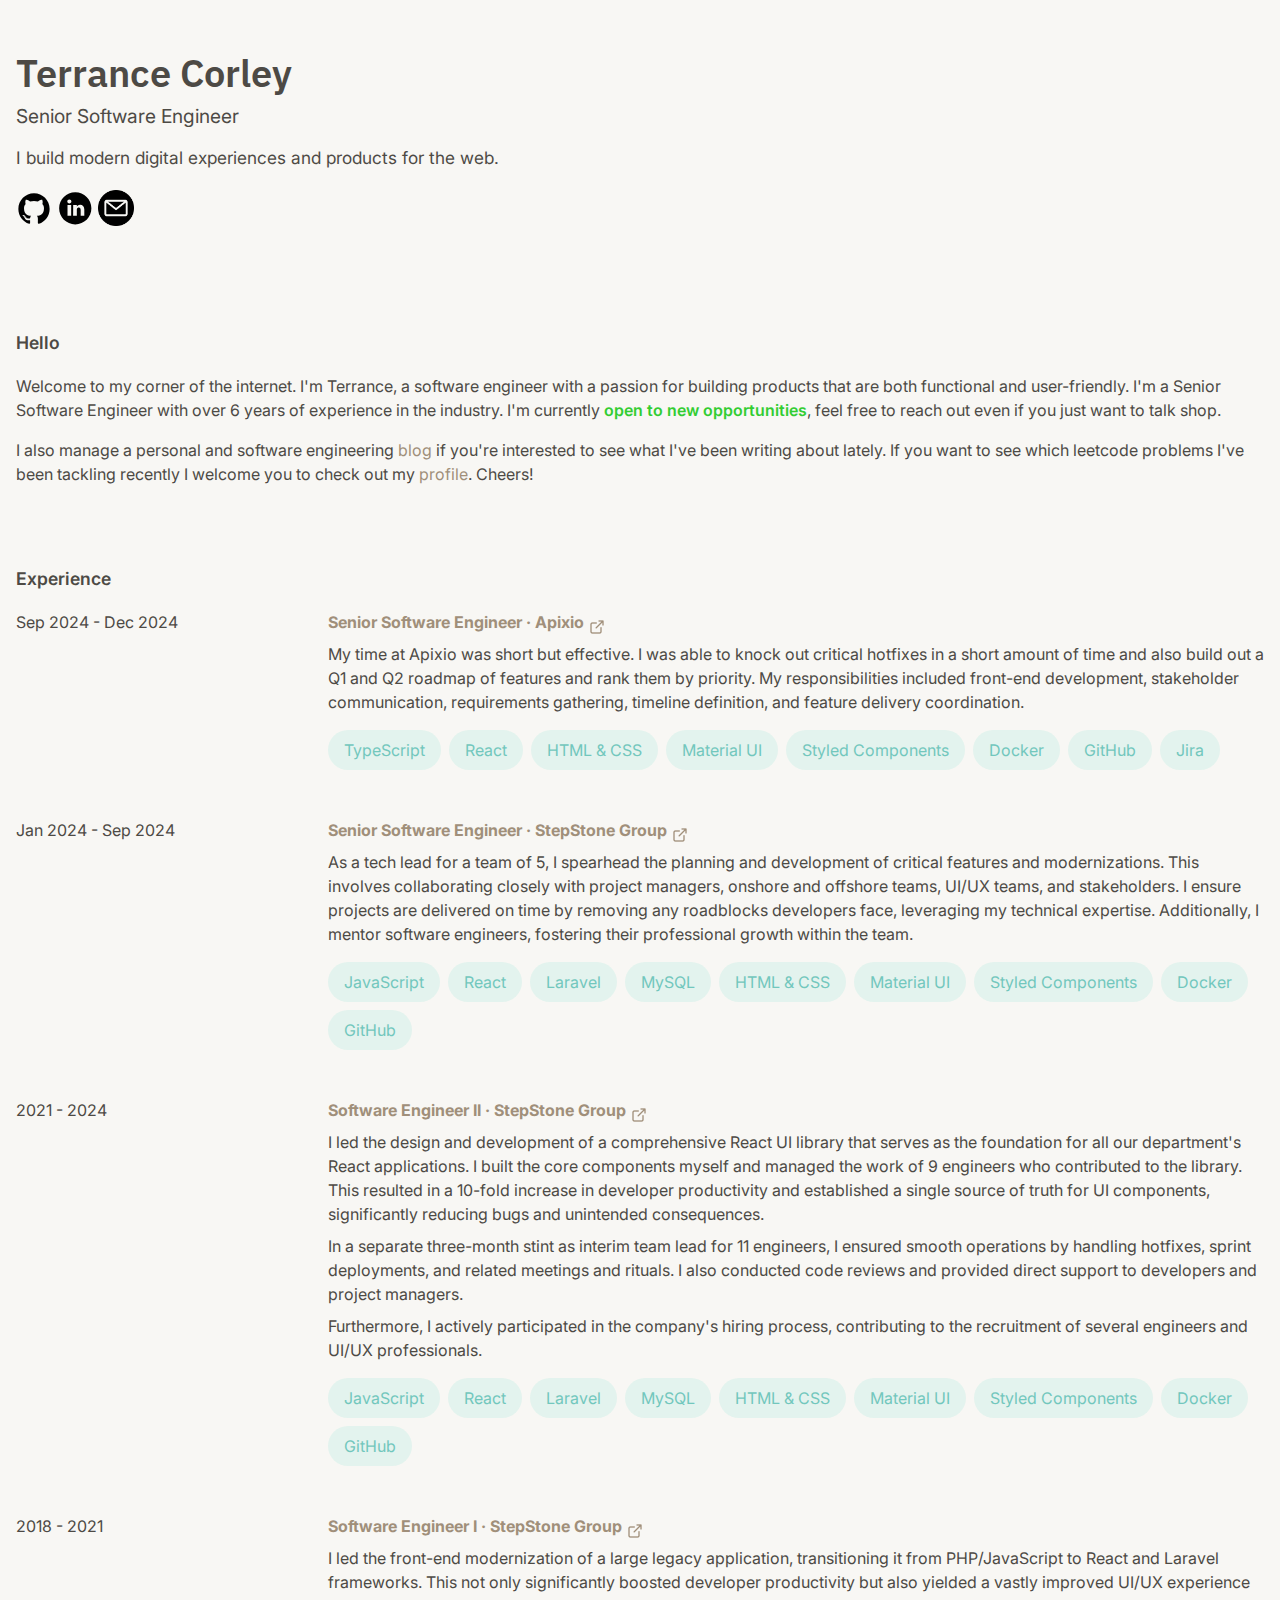
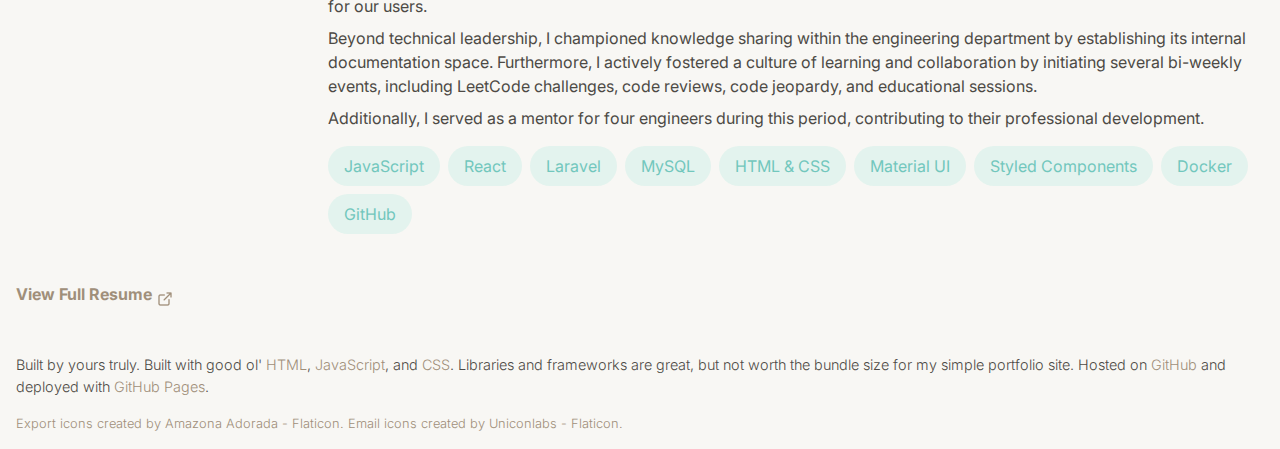
<file: index.html>
<!DOCTYPE html>
<html lang="en">

<head>
    <meta charset="UTF-8">
    <meta name="viewport" content="width=device-width, initial-scale=1.0">
    <meta name="description"
        content="Terrance is a senior software engineer that takes his passion for clean, performant code, to turn beautiful designs into engaging, user-friendly web experiences.">
    <title>Portfolio | Terrance Corley – Senior Software Engineer</title>
    <link rel="preconnect" href="https://fonts.googleapis.com">
    <link rel="preconnect" href="https://fonts.gstatic.com" crossorigin>
    <link href="https://fonts.googleapis.com/css2?family=IBM+Plex+Sans:wght@600&family=Inter:wght@300;400&display=swap"
        rel="stylesheet">
    <link rel="stylesheet" href="css/normalize.css">
    <link rel="stylesheet" href="css/main.css">
    <link rel="stylesheet" href="css/responsive.css">
    <!-- <link rel="stylesheet" href="css/min.css"> -->
    <!-- Favicons -->
    <link rel="apple-touch-icon" sizes="180x180" href="/apple-touch-icon.png">
    <link rel="icon" type="image/png" sizes="32x32" href="/favicon-32x32.png">
    <link rel="icon" type="image/png" sizes="16x16" href="/favicon-16x16.png">
    <link rel="manifest" href="/site.webmanifest">
    <link rel="mask-icon" href="/safari-pinned-tab.svg" color="#2fa7bb">
    <meta name="msapplication-TileColor" content="#2b5797">
    <meta name="theme-color" content="#fdfdfd">
</head>

<body>
    <!-- Site Heading -->
    <div class="col-1-desktop">
        <header>
            <div>
                <h1>Terrance Corley</h1>
                <h2>Senior Software Engineer</h2>
                <h3>I build modern digital experiences and products for the web.</h3>
            </div>
            <ul class="social-media-icons">
                <li>
                    <a href="https://github.com/terrancecorley" target="_blank" rel="noopener noreferrer">
                        <img class="icon" src="img/github-wrap.svg" alt="GitHub Icon">
                    </a>
                </li>
                <li>
                    <a href="https://linkedin.com/in/terrancecorley" target="_blank" rel="noopener noreferrer">
                        <img class="icon" src="img/linkedin-wrap.svg" alt="LinkedIn Icon">
                    </a>
                </li>
                <li>
                    <a href="mailto:terrancecorley@outlook.com">
                        <img class="icon" src="img/email.png" alt="Email Icon">
                    </a>
                </li>
            </ul>
        </header>
    </div>

    <!-- Main Content -->
    <div class="col-2-desktop">
        <div>
            <main>
                <section class="bio-container">
                    <h3>Hello</h3>
                    <p>
                        Welcome to my corner of the internet. I'm Terrance, a software engineer with a passion
                        for building products that are both functional and user-friendly. I'm a Senior Software Engineer
                        with over 6 years of experience in the industry. I'm currently <span
                            class="available-to-hire">open to
                            new opportunities</span>, feel free to reach out even if you just want to talk shop.
                    </p>
                    <p>
                        I also manage a personal and software engineering <a href="https://www.terrancecorley.com/blog" target="_blank" rel="noopener noreferrer">blog</a> if you're interested to see what I've been writing about lately. If you want to see which leetcode problems I've been tackling recently I welcome you to check out my <a
                            href="https://www.leetcode.com/u/terrance_corley" target="_blank"
                            rel="noopener noreferrer">profile</a>. Cheers!
                    </p>
                </section>


                <section>
                    <h3>Experience</h3>

                    <div class="work-experience-container">
                        <span>Sep 2024 - Dec 2024</span>
                        <div>
                            <h4>
                                <a href="https://www.apixio.com/" target="_blank" rel="noopener noreferrer"
                                    class="icon-open-link">Senior Software Engineer · Apixio</a>
                            </h4>
                            <p>
                                My time at Apixio was short but effective. I was able to knock out critical hotfixes in a short amount of time and also build out a Q1 and Q2 roadmap of features and rank them by priority. My responsibilities included
                                front-end development, stakeholder communication, requirements gathering, timeline definition, and feature
                                delivery coordination.
                            </p>
                            <ul>
                                <li>TypeScript</li>
                                <li>React</li>
                                <li>HTML & CSS</li>
                                <li>Material UI</li>
                                <li>Styled Components</li>
                                <li>Docker</li>
                                <li>GitHub</li>
                                <li>Jira</li>
                            </ul>
                        </div>
                    </div>

                    <div class="work-experience-container">
                        <span>Jan 2024 - Sep 2024</span>
                        <div>
                            <h4>
                                <a href="https://www.stepstonegroup.com/" target="_blank" rel="noopener noreferrer"
                                    class="icon-open-link">Senior Software Engineer · StepStone Group</a>
                            </h4>
                            <p>As a tech lead for a team of 5, I spearhead the planning and development of critical
                                features and modernizations. This
                                involves collaborating closely with project managers, onshore and offshore teams, UI/UX
                                teams, and stakeholders. I ensure projects are delivered on
                                time by removing any roadblocks developers face, leveraging my technical expertise.
                                Additionally, I mentor software
                                engineers, fostering their professional growth within the team.</p>
                            <ul>
                                <li>JavaScript</li>
                                <li>React</li>
                                <li>Laravel</li>
                                <li>MySQL</li>
                                <li>HTML & CSS</li>
                                <li>Material UI</li>
                                <li>Styled Components</li>
                                <li>Docker</li>
                                <li>GitHub</li>
                            </ul>
                        </div>
                    </div>

                    <div class="work-experience-container">
                        <span>2021 - 2024</span>
                        <div>
                            <h4>
                                <a href="https://www.stepstonegroup.com/" target="_blank" rel="noopener noreferrer"
                                    class="icon-open-link">Software Engineer II · StepStone Group</a>
                            </h4>
                            <p>I led the design and development of a comprehensive React UI library that serves as the
                                foundation for all our
                                department's React applications. I built the core components myself and managed the work
                                of 9 engineers who contributed
                                to the library. This resulted in a 10-fold increase in developer productivity and
                                established a single source of truth
                                for UI components, significantly reducing bugs and unintended consequences.</p>

                            <p>In a separate three-month stint as interim team lead for 11 engineers, I ensured smooth
                                operations by handling hotfixes,
                                sprint deployments, and related meetings and rituals. I also conducted code reviews and
                                provided direct support to developers and project managers.</p>

                            <p>Furthermore, I actively participated in the company's hiring process, contributing to the
                                recruitment of several
                                engineers and UI/UX professionals.</p>
                            <ul>
                                <li>JavaScript</li>
                                <li>React</li>
                                <li>Laravel</li>
                                <li>MySQL</li>
                                <li>HTML & CSS</li>
                                <li>Material UI</li>
                                <li>Styled Components</li>
                                <li>Docker</li>
                                <li>GitHub</li>
                            </ul>
                        </div>
                    </div>

                    <div class="work-experience-container">
                        <span>2018 - 2021</span>
                        <div>
                            <h4>
                                <a href="https://www.stepstonegroup.com/" target="_blank" rel="noopener noreferrer"
                                    class="icon-open-link">Software Engineer I · StepStone Group</a>
                            </h4>
                            <p>I led the front-end modernization of a large legacy application, transitioning it from
                                PHP/JavaScript to React
                                and Laravel frameworks. This not only significantly boosted developer productivity but
                                also yielded a vastly improved
                                UI/UX experience for our users.</p>
                            <p>Beyond technical leadership, I championed knowledge sharing within the engineering
                                department by establishing its internal documentation space. Furthermore, I actively
                                fostered a culture of learning and
                                collaboration by initiating several bi-weekly events, including LeetCode challenges,
                                code reviews, code jeopardy, and
                                educational sessions.</p>
                            <p>Additionally, I served as a mentor for four engineers during this period, contributing to
                                their
                                professional development.</p>
                            <ul>
                                <li>JavaScript</li>
                                <li>React</li>
                                <li>Laravel</li>
                                <li>MySQL</li>
                                <li>HTML & CSS</li>
                                <li>Material UI</li>
                                <li>Styled Components</li>
                                <li>Docker</li>
                                <li>GitHub</li>
                            </ul>
                        </div>
                    </div>

                    <h4 class="resume-link">
                        <a class="icon-open-link"
                            href="https://docs.google.com/document/d/1fR_ZMSJY05apU-aMNkeKPaEsLi01v-nBBhOpyTqhD5g/edit?usp=sharing"
                            target="_blank" rel="noopener noreferrer">View
                            Full Resume</a>
                    </h4>
                </section>
            </main>
        </div>

        <!-- Site Footer -->
        <footer>
            <p>Built by yours truly. Built with good ol' <a href="">HTML</a>, <a
                    href="">JavaScript</a>, and <a href="">CSS</a>. Libraries and frameworks are great, but not worth
                the bundle size for my simple portfolio site. Hosted on <a href="">GitHub</a> and deployed with <a
                    href="">GitHub Pages</a>.</p>
            <a class="icon-attribution" href="https://www.flaticon.com/free-icons/export" title="export icons">
                Export icons created by Amazona Adorada - Flaticon.
            </a>
            <a class="icon-attribution" href="https://www.flaticon.com/free-icons/email" title="email icons">Email icons
                created by Uniconlabs - Flaticon.</a>
        </footer>
    </div>

    <script src="js/index.js"></script>
</body>

</html>
</file>
<file: css/main.css>
/***********************************
GENERAL
***********************************/

*,
*::after,
*::before {
    box-sizing: inherit;
}

html {
    box-sizing: border-box;
}

:root {
    font-size: 1rem;
}

body {
    font-family: 'Inter', sans-serif;
    line-height: 1.5;
    font-weight: 400;
    font-size: 1rem;
    background-color: #f8f7f4;
    color: #4d4a45;
    padding: 1em;
}

h3 {
    font-weight: 400;
    font-size: 1em;
}

a {
    text-decoration: none;
    color: #a08f7a;
    transition: color 0.3s ease-out;
    cursor: pointer;
}

a:hover {
    color: #b5d0db;
}

ul {
    list-style: none;
    padding: 0;
}

.icon {
    width: 36px;
    transition: transform 0.2s ease-out;
}

.icon:hover,
.icon:focus {
    transform: scale(1.2);
}

.icon-open-link::after {
    content: url('../img/open-link.png');
    display: inline-block;
    width: 24px;
    height: 24px;
    margin-left: 5px;
    transition: filter 0.3s ease-out, transform 0.2s ease-in-out;
    filter: brightness(0) saturate(100%) invert(58%) sepia(7%) saturate(985%) hue-rotate(353deg) brightness(98%) contrast(90%);
    transform: translate(0, 7px);
}

.icon-open-link:hover::after,
.icon-open-link:focus::after {
    filter: brightness(0) saturate(100%) invert(90%) sepia(12%) saturate(447%) hue-rotate(158deg) brightness(90%) contrast(90%);
    transform: translate(5px, 0);
}

.available-to-hire {
    color: #32CD32; /* Lime Green */
    font-weight: 600;
}

/***********************************
HEADING
***********************************/


header {
    font-size: 1.2rem;
    margin: 1.5em 0 5em;
}

h1 {
    font-family: 'IBM Plex Sans', sans-serif;
    font-weight: 600;
    margin: 0;
}

h2 {
    margin: 0;
    font-size: 1em;
    font-weight: 400;
}

header h3 {
    font-size: 0.9em;
    margin: 0.8em 0;
}

.social-media-icons {
    display: flex;
    align-items: center;
}

.social-media-icons li {
    margin-right: 5px;
}

/***********************************
MAIN CONTENT GENERAL
***********************************/

main {
    font-size: 1rem;
}

main h3 {
    font-size: 1.1em;
    font-weight: 600;
}

.bio-container {
    margin-bottom: 5em;
}

.work-experience-container h4 {
    margin: 0;
}

.work-experience-container p {
    margin: 0.5em 0;
}

.work-experience-container ul {
    list-style: none;
    margin: 0;
    padding: 0;
    display: flex;
    flex-wrap: wrap;
}

.work-experience-container li {
    background-color: rgba(45, 212, 190, 0.1);
    border-radius: 20px;
    color: rgb(114, 199, 189);
    margin-right: 0.5em;
    margin-top: 0.5em;
    padding: 0.5em 1em;
}

.work-experience-container:not(:last-of-type) {
    margin-bottom: 3em;
}

.resume-link {
    margin: 3em 0;
}

/***********************************
FOOTER
***********************************/

footer {
    font-weight: 300;
    font-size: 0.9rem;
    margin-top: 3em;
}

.icon-attribution {
    font-size: 0.8rem;
}
</file>
<file: css/responsive.css>
@media screen and (min-width: 768px) {
    /***********************************
    MAIN CONTENT GENERAL
    ***********************************/
    .work-experience-container {
        display: grid;
        grid-template-columns: 1fr 3fr;
    }
}

@media screen and (min-width: 1440px) {
    /***********************************
    HEADING
    ***********************************/
    header {
        display: flex;
        flex-direction: column;
        height: calc(100vh - 150px);
        width: 80%;
    }

    header ul {
        margin-top: auto;
        margin-bottom: 0;
    }

    /***********************************
    MAIN CONTENT GENERAL
    ***********************************/
    body {
        padding: 2em;
        width: 70%;
        margin: 0 auto;
    }

    .col-1-desktop {
        position: fixed;
    }

    .col-2-desktop {
        position: absolute;
        left: 800px;
        width: 40%;
    }

    .bio-container h3:first-child {
        margin-top: 3em;
    }

    /***********************************
    FOOTER
    ***********************************/
    footer {
        margin-bottom: 90px;
    }
}

@media screen and (min-width: 2200px) {
    /***********************************
    MAIN CONTENT GENERAL
    ***********************************/
    .col-2-desktop {
        left: 1000px;
    }
}
</file>
